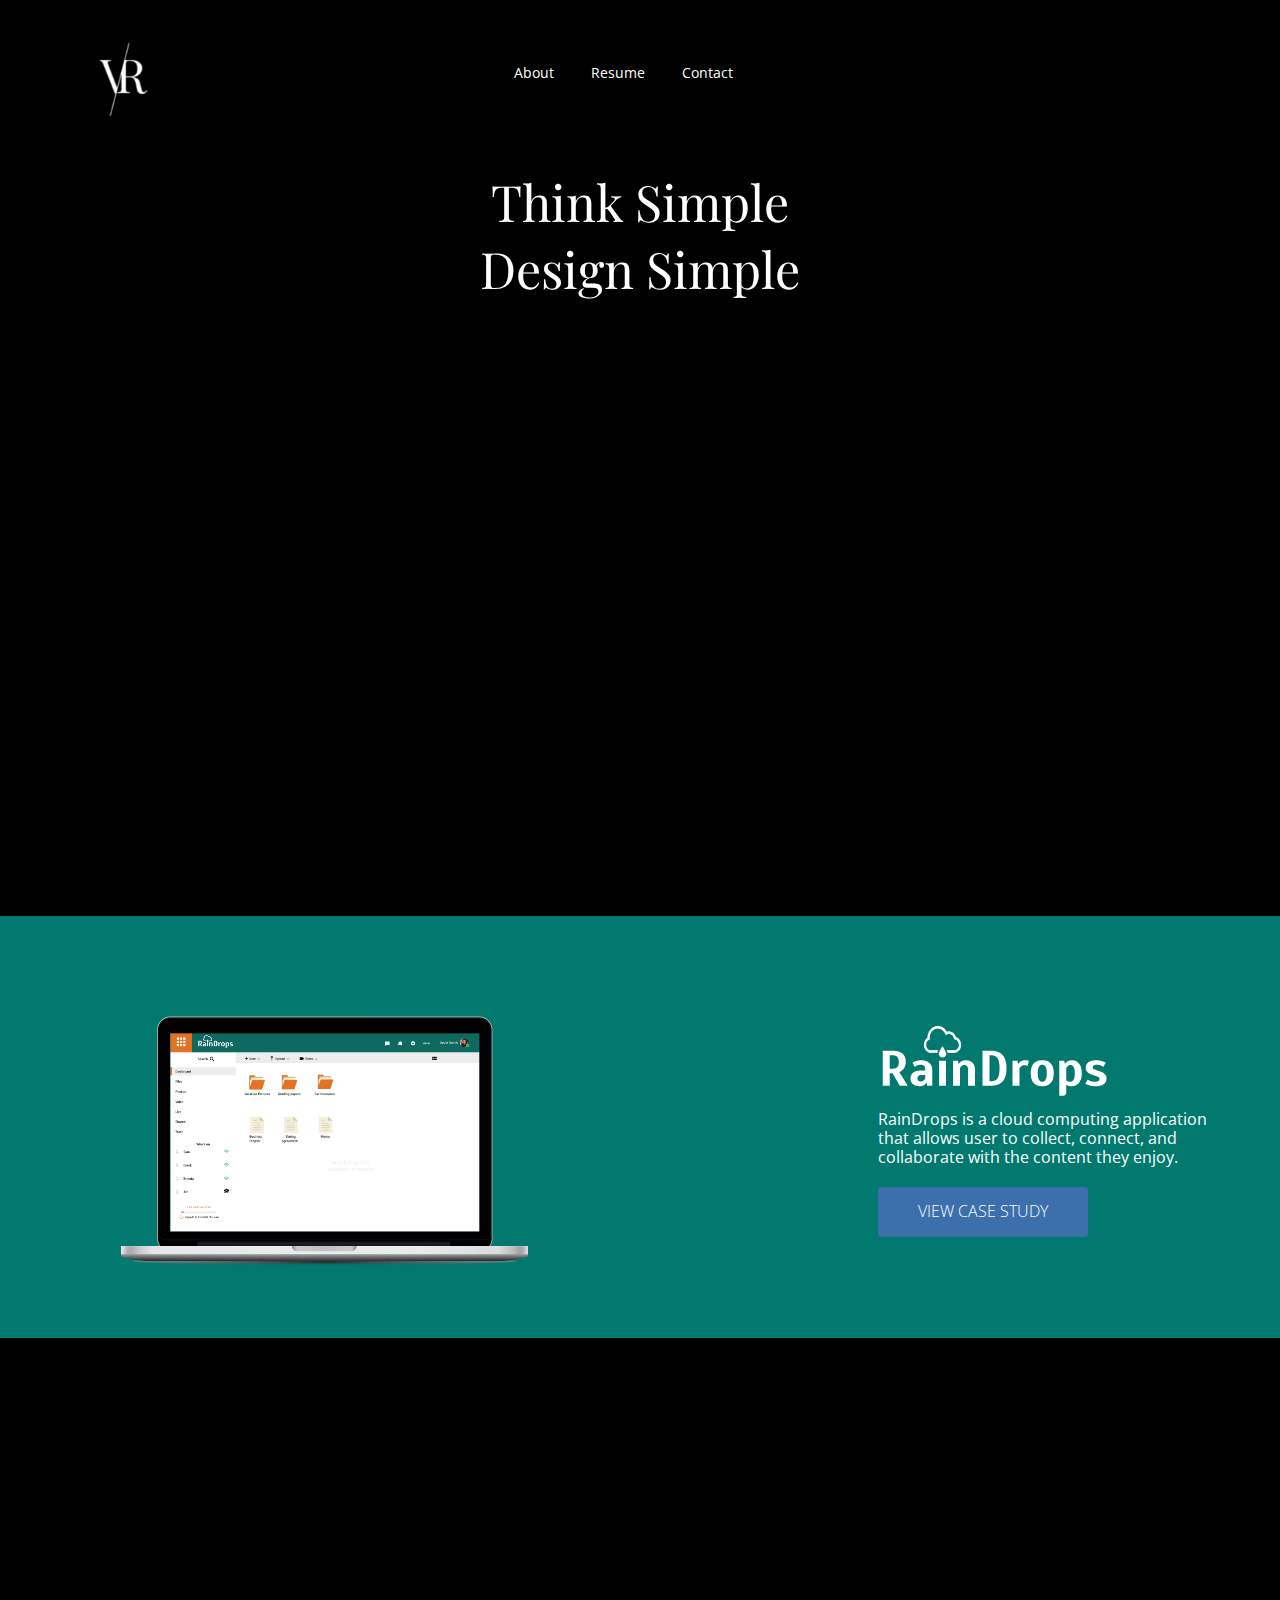
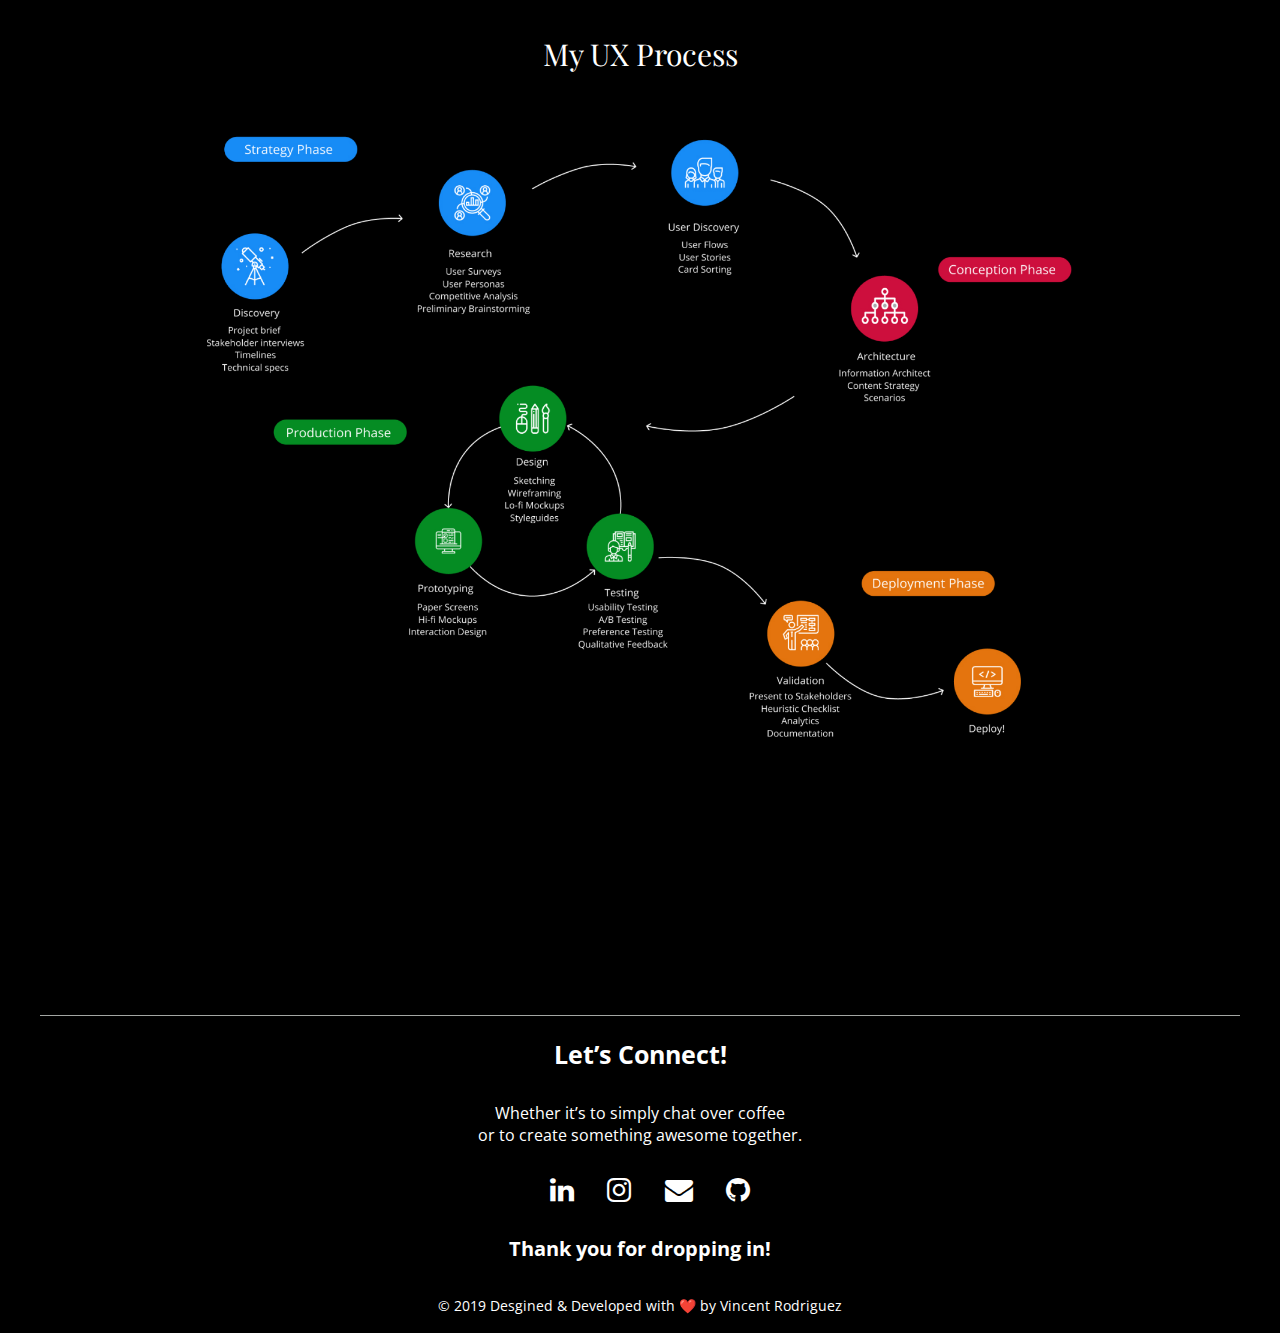
<file: index.html>
<!DOCTYPE html>
<html>
  <head>
    <!-- Global site tag (gtag.js) - Google Analytics -->
<script async src="https://www.googletagmanager.com/gtag/js?id=UA-134788244-1"></script>
<script>
  window.dataLayer = window.dataLayer || [];
  function gtag(){dataLayer.push(arguments);}
  gtag('js', new Date());
  gtag('config', 'UA-134788244-1');
</script>
    <meta charset="utf-8">
    <link rel="shortcut icon" href="images/favicon.ico"/>
    <title>Vince Rodriguez|Designer</title>
    <link rel="stylesheet" href="css/reset.css">
    <link rel="stylesheet" href="css/style.css">
    <link rel="stylesheet" href="https://cdnjs.cloudflare.com/ajax/libs/font-awesome/4.7.0/css/font-awesome.min.css">
    <link href="https://fonts.googleapis.com/css?family=Open+Sans|Playfair+Display|Raleway|Yellowtail" rel="stylesheet">
  </head>
  <body>
    <div class="head-unit">
    <div class="wrapper">
    <!-- Navigation Bar -->
    <header class="header">
     <div class="navbar">
     <div class="logo">
       <a href="index.html">
       <img src="images/logo.png" alt="VR logo" height="120" width="120"/>
      </a>
     </div>
    <!--Navigation Tools -->
      <nav class="index-section-navbar">
        <ul>
          <li>
            <a href="http://www.varuxdesign.com/aboutme.html" class="item">About</a>
          </li>
          <li>
            <a href="resume/v.rodriguezresume.pdf"  target="_blank" class="item">Resume</a>
          </li>
          <li>
            <a href="#contacts" class="item">Contact</a>
          </li>
          </ul>
        </nav>
      </div>
     </header>
    <!-- Hero Content -->
     <div class="hero section">
      <div class="container">
        <div class="lines">
        <div class="greeting">
        <h1>
          <b>Think Simple
            <br>
            Design Simple</b>
        </h1>
      </div>
    <!-- hero image -->
      <div class="laptop">
      <div class="box fade-in">
        <div class="welcome">
        <h2 class="welcome-text">
         I’m Vincent, a gritty UXer from <span>Los Angeles</span>,
         <br>
         who keeps the user in mind to deliver simplistic clean design
        </h2>
        </div>
        <img src="images/laptop.png" alt="hero image" width="994" height="494"/>
        <p>Explore</p>
        <a href="#work">
        <i class="fa-arrow fa fa-angle-down fa-2x"></i>
        </a>
       </div>
       </div>
        </div>
       </div>
      </div>
    </div>
    <!-- bloc projects below -->
    <a id="work"></a>
    <section class="projectraindrop">
      <div class="section-case-study section-pine">
        <div class="container-raindrops">
          <div class="content-case-study">
        <img src="images/raindropsskin.png" alt="case study image" class="case-study-image" width="408" height="250">
        <div class="text-area">
        <img src="images/raindrops.png" alt="case study title" class="case-study-heading">
         <p>
          RainDrops is a cloud computing application
          <br>
          that allows user to collect, connect, and
          <br>
          collaborate with the content they enjoy.
        </p>
        <div class="cta">
        <a href="project.html" class="btn btn-blue section_btn">View Case Study</a>
      </div>
      </div>
          </div>
        </div>
      </div>
    </section>
    <!-- image of my process below -->
      <div class="myprocess">
        <div class="container">
        <div id="process">
            <img src="images/myprocess.png" alt="ux process" width="894" height="754"/>
            <h2 class="process-heading">My UX Process</h2>
        </div>
       </div>
      </div>
    <!-- Footer -->
    <footer class="contact-section">
      <div class="container-footer">
        <div class="content-footer">
        <div class="contact-title">
         <hr>
          <h6 class="connect">
            Let’s Connect!
          </h6>
        </div>
        <div class="contact-content">
          <p>
          Whether it’s to simply chat over coffee
          <br>
          or to create something awesome together.
        </p>
      </div>
    <!-- social media icons -->
      <div class="socialicons"><a id="contacts"></a>
        <ul>
          <li>
            <a href="https://www.linkedin.com/in/vincentarodriguez/" target="_blank">
             <i style="color:white" class="fa fa-linkedin fa-2x" aria-hidden="true"></i>
            </a>
           </li>
          <li>
            <a href="https://www.instagram.com/var89/" target="_blank">
            <i style="color:white" class="fa fa-instagram fa-2x" aria-hidden="true"></i>
            </a>
          </li>
          <li>
            <a href="mailto:vincerodriguez13@gmail.com" target="_blank">
            <i style="color:white" class="fa fa-envelope fa-2x" aria-hidden="true"></i>
            </a>
          </li>
          <li>
            <a href="https://github.com/vince6" target="_blank">
            <i style="color:white" class="fa fa-github fa-2x" target="_blank" aria-hidden="true"></i>
            </a>
          </li>
        </ul>
      </div>
    <!-- Thank you message -->
      <h6 class="ending">
      Thank you for dropping in!
     </h6>
    <!-- Copyright -->
        <p class="copyright"> © 2019 Desgined & Developed with ❤️
        by Vincent Rodriguez
       </p>
      </div>
     </div>
   </footer>
  </div>
 </body>
</html>
</file>
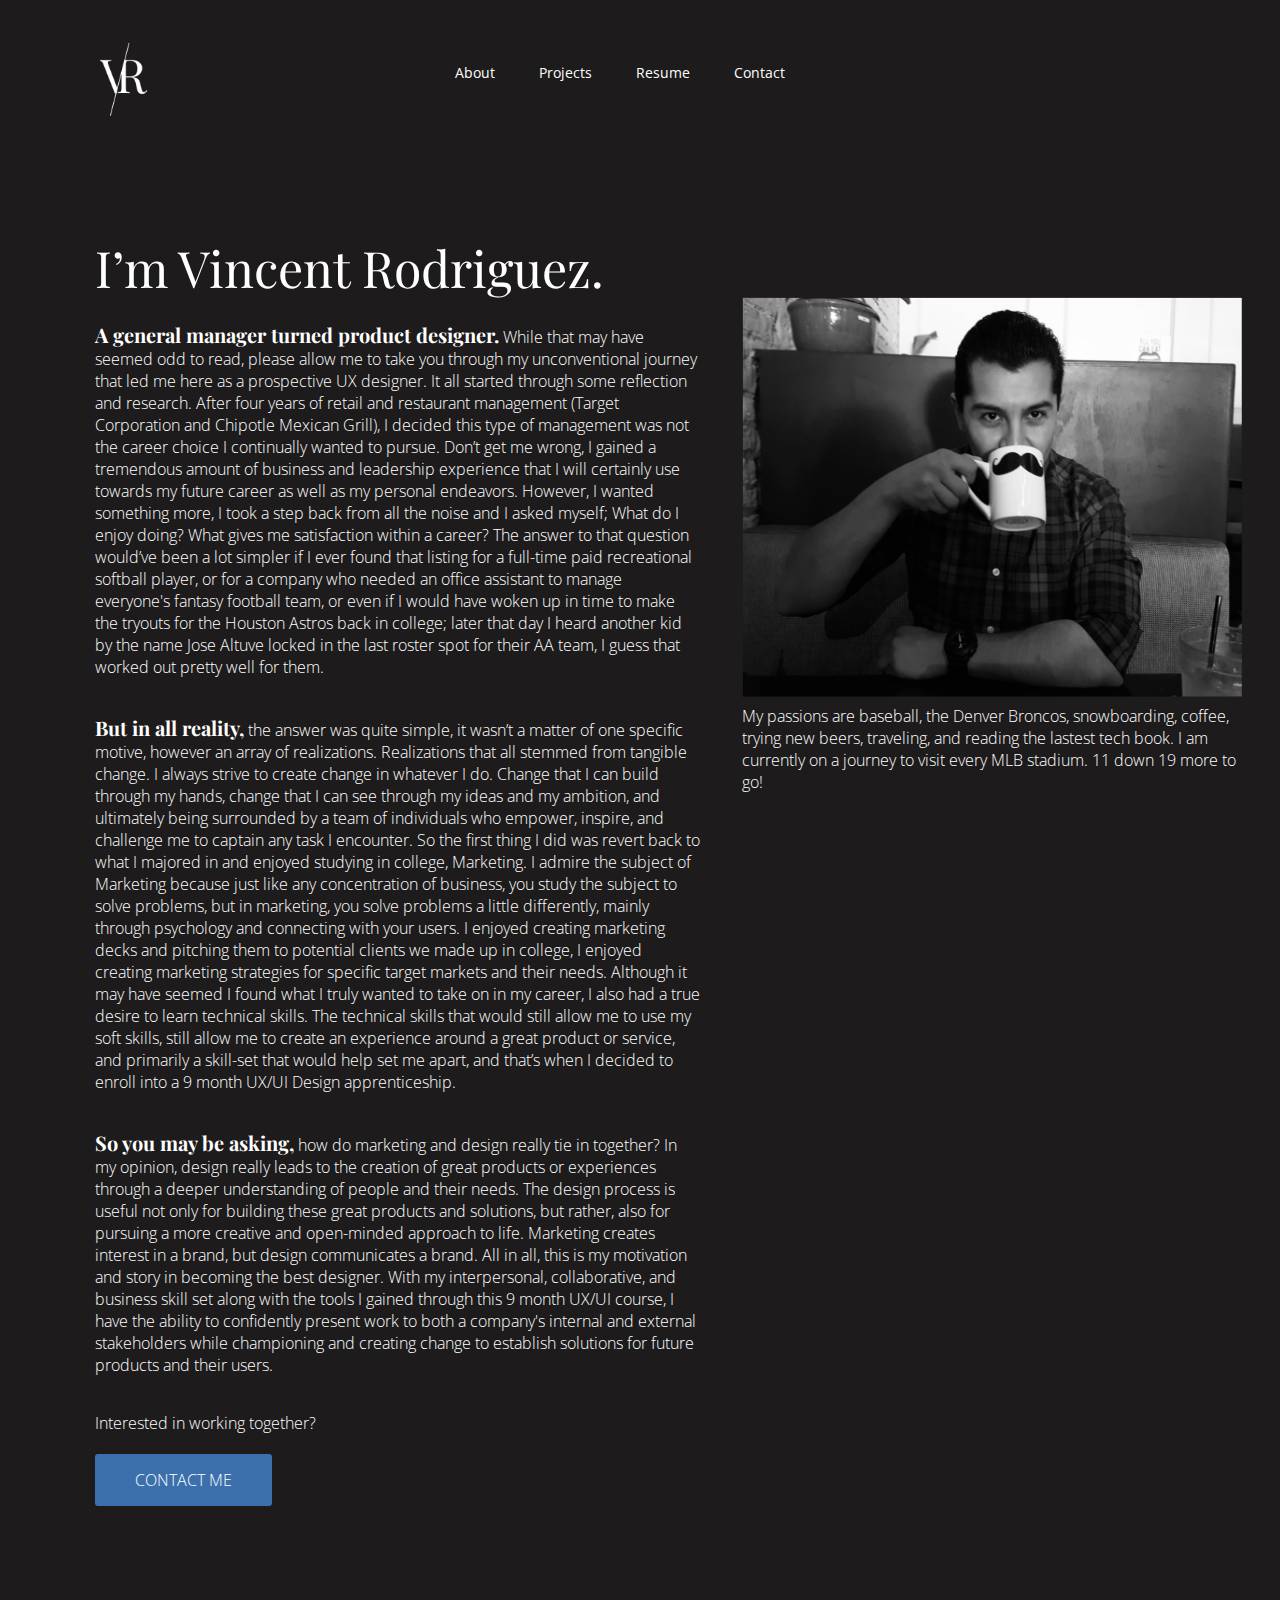
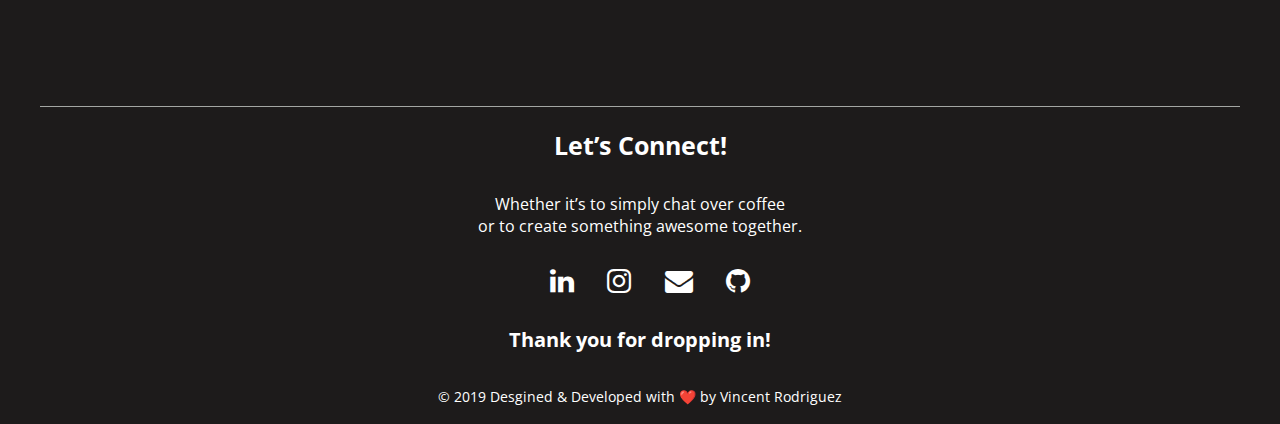
<file: aboutme.html>
<!DOCTYPE HTML>
<html>
<head>
  <!-- Global site tag (gtag.js) - Google Analytics -->
<script async src="https://www.googletagmanager.com/gtag/js?id=UA-134788244-1"></script>
<script>
  window.dataLayer = window.dataLayer || [];
  function gtag(){dataLayer.push(arguments);}
  gtag('js', new Date());
  gtag('config', 'UA-134788244-1');
</script>
  <meta charset="utf-8">
  <title>Vince Rodriguez|About me</title>
  <link rel="shortcut icon" href="images/favicon.ico"/>
  <link rel="stylesheet" href="css/reset.css">
  <link rel="stylesheet" href="css/style.css">
  <link rel="stylesheet" href="https://cdnjs.cloudflare.com/ajax/libs/font-awesome/4.7.0/css/font-awesome.min.css">
  <link href="https://fonts.googleapis.com/css?family=Open+Sans|Playfair+Display" rel="stylesheet">
</head>
<body id="page1">
    <header class="header">
     <div class="navbar">
       <div class="charlogo">
      <a href="index.html">
       <img src="images/charlogo.png" alt="VR logo" height="120" width="120">
      </a>
      </div>
    <!--Navigation Tools -->
      <nav class= "section-navbar">
        <ul>
          <li>
            <a href="http://www.varuxdesign.com/aboutme.html" class="item">About</a>
          </li>
          <li>
            <a href="index.html" class="item">Projects</a>
          </li>
          <li>
            <a href="resume/v.rodriguezresume.pdf" target="_blank" class="item">Resume</a>
          </li>
          <li>
            <a href="#contacts" class="item">Contact</a>
          </ul>
        </nav>
      </div>
     </header>
  <!-- About Me -->
     <section class="about-me intro-black">
       <div class="aboutme-content">
         <div class="aboutme-inner">
           <div class="aboutme-section">
             <h1>I’m Vincent Rodriguez.</h1>
             <p>
               <b>A general manager turned product designer.</b>
              While that may have seemed odd to read, please allow me to take you
              through my unconventional journey that led me here as a prospective
              UX designer. It all started through some reflection and research.
              After four years of retail and restaurant management
              (Target Corporation and Chipotle Mexican Grill), I decided this
              type of management was not the career choice I continually wanted
              to pursue. Don’t get me wrong, I gained a tremendous amount of business
              and leadership experience that I will certainly use towards my
              future career as well as my personal endeavors. However, I wanted
              something more, I took a step back from all the noise and I asked
              myself; What do I enjoy doing? What gives me satisfaction within a career?
              The answer to that question would’ve been a lot simpler  if I ever
              found that listing for a full-time paid recreational softball player,
              or for a company who needed an office assistant to manage everyone's
              fantasy football team, or even if I would have woken up in time to
              make the tryouts for the Houston Astros back in college; later that
              day I heard another kid by the name Jose Altuve locked in the last
              roster spot for their AA team, I guess that worked out pretty well for them.
             </p>
             <br>
             <br>
             <p>
               <b>But in all reality,</b>
               the answer was quite simple, it wasn’t a matter of one specific motive,
               however an array of realizations. Realizations that all stemmed from
               tangible change. I always strive to create change in whatever I do.
               Change that I can build through my hands, change that I can see through
               my ideas and my ambition, and ultimately being surrounded by a team
               of individuals who empower, inspire, and challenge me to captain any
               task I encounter. So the first thing I did was revert back to what
               I majored in and enjoyed studying in college, Marketing. I admire
               the subject of Marketing because just like any concentration of
               business, you study the subject to solve problems, but in marketing,
               you solve problems a little differently, mainly through psychology
               and connecting with your users. I enjoyed creating marketing decks
               and pitching them to potential clients we made up in college,
               I enjoyed creating marketing strategies for specific target markets
                and their needs. Although it may have seemed I found what I truly
                wanted to take on in my career, I also had a true desire to learn
                technical skills. The technical skills that would still allow me
                to use my soft skills, still allow me to create an experience around
                a great product or service, and primarily a skill-set that would help
                set me apart, and that’s when I decided to enroll into a 9 month
                UX/UI Design apprenticeship.
            </p>
            <br>
            <br>
            <p>
              <b>So you may be asking,</b>
              how do marketing and design really tie in together? In my opinion,
              design really leads to the creation of great products or experiences
              through a deeper understanding of people and their needs. The design
              process is useful not only for building these great products and solutions,
              but rather, also for pursuing a more creative and open-minded approach
              to life. Marketing creates interest in a brand, but design communicates a brand.
              All in all, this is my motivation and story in becoming the best designer.
              With my interpersonal, collaborative, and business skill set along
              with the tools I gained through this 9 month UX/UI course, I have
              the ability to confidently present work to both a company's internal
              and external stakeholders while championing and creating change to
              establish solutions for future products and their users.
            </p>
            <br>
            <br>
            <p> Interested in working together?</p>
            <div class="contact-me">
              <a href="mailto:vincerodriguez13@gmail.com" class="btn btn-blue section_btn">Contact Me</a>
            </div>
            </div>
          <aside class="about-me-pic">
            <img src="images/me.png" alt="">
            <div class="interest">
              <p>
                My passions are baseball, the Denver Broncos, snowboarding,
                coffee, trying new beers, traveling, and reading the lastest
                tech book. I am currently on a journey to visit every MLB stadium.
                11 down 19 more to go!
              </p>
            </div>
          </aside>
        </div>
      </div>
    </section>
    <!-- Footer -->
    <footer class="contact-section">
      <div class="container-footer">
        <div class="content-footer">
        <div class="contact-title">
         <hr>
          <h6 class="connect">
            Let’s Connect!
          </h6>
        </div>
        <div class="contact-content">
          <p>
          Whether it’s to simply chat over coffee
          <br>
          or to create something awesome together.
        </p>
      </div>
    <!-- social media icons -->
      <div class="socialicons"><a id="contacts"></a>
        <ul>
          <li>
            <a href="https://www.linkedin.com/in/vincentarodriguez/" target="_blank" >
             <i style="color:white" class="fa fa-linkedin fa-2x" aria-hidden="true"></i>
            </a>
           </li>
          <li>
            <a href="https://www.instagram.com/var89/" target="_blank" >
            <i style="color:white" class="fa fa-instagram fa-2x" aria-hidden="true"></i>
            </a>
          </li>
          <li>
            <a href="mailto:vincerodriguez13@gmail.com">
            <i style="color:white" class="fa fa-envelope fa-2x" aria-hidden="true"></i>
            </a>
          </li>
          <li>
            <a href="https://github.com/vince6" target="_blank" >
            <i style="color:white" class="fa fa-github fa-2x" aria-hidden="true"></i>
            </a>
          </li>
        </ul>
      </div>
    <!-- Thank you message -->
      <h6 class="ending">
      Thank you for dropping in!
     </h6>
    <!-- Copyright -->
        <p class="copyright"> © 2019 Desgined & Developed with ❤️
        by Vincent Rodriguez
       </p>
      </div>
     </div>
   </footer>
</body>
</html>
</file>
<file: css/style.css>
* {
  box-sizing: border-box;
}

/*** Basic Elements ***/

.wrapper {
  position: relative;
  overflow: hidden;
}

.section-grey {
  background-color: #F5F4F4;
  color: #000000;
}

body{
  background-color: #000000;
  color: #FFFFFF;
}
body#page1{
  background-color: #1D1B1B;
}

.header {
  font-family:'Open Sans', sans-serif;
}
.wrapper1{
    min-height: 100vh;
    position: relative;
    overflow: hidden;
}

.section-navbar li {
  display: inline;
  margin-right:40px;
}
.section-navbar ul {
  text-align: center;
  width: 100%;
  position: absolute;
  top: 0;
  padding-top:5%;
}

.index-section-navbar li {
  display: inline;
  width: 33%;
  margin-right:33px;
}

.index-section-navbar ul {
  text-align: center;
  width: 100%;
  position: absolute;
  top: 0;
  padding-top:5%;
}


.logo {
  padding-left:60px;
  padding-top: 20px;
}

.charlogo {
  padding-left: 60px;
  padding-top: 20px;
}

.navbar2 {
  background-color: #1D1B1B;
}

/*** Typograpghy ***/

h1 {
  font-family:'Playfair Display', serif;
  font-size: 50px;
  text-align: center;
  margin-top: 2%;
  line-height: normal;
}

.intro-inner h2 {
  font-family:'Open Sans', sans-serif;
  font-size: 40px;
  text-align: center;
  line-height: normal;
  padding-top: 30px;
}

.intro-inner p {
  font-size: 20px;
  text-align: center;
  line-height: normal;
  padding-top: 25px;
}

.greeting {
  text-align: center;
  font-weight: normal;
}
.welcome h2 {
  font-family:'Open Sans', sans-serif;
  font-size: 18px;
  text-align: center;
  padding-top: 60px;
  line-height: normal;
}

.welcome-text span {
  font-family: 'Yellowtail', cursive;
  font-size: 30px;
  padding-left: 8px;
}
.ending, .contact-title {
  font-family:'Open Sans', sans-serif;
  font-size: 20px;
  font-weight: bold;
  text-align: center;
}
.process-heading {
  font-family:'Playfair Display', serif;
  font-size: 30px;
}

.contact-content{
  text-align: center;
}

p {
  font-family:'Open Sans', sans-serif;
  font-size: 16px;
}

ul a {
text-decoration: none;
color:#FFFFFF;
font-size: 14px;
}

.item {
  font-size: 14px;
}
.item:hover {
  color: #FFFFFF;
  text-decoration: underline;
}

/*** Casestudy elements ***/

.section-text {
  text-align: center;
  position: relative;
}
.sections {
    display: flex;
    justify-content: center;
    height: 500px;
    line-height: normal;
  }

.section-text ul {
  font-family: 'Open Sans', sans-serif;
  font-size: 18px;
  list-style-type: none;
  letter-spacing: -0.034em;
  margin-bottom: 10px;
}

.section-titles{
  font-family: 'Open Sans', sans-serif;
  font-weight: bold;
  font-size: 28px;
  text-decoration: line-through;
  letter-spacing: -0.03em;
  padding-bottom: 5px;
  margin-bottom: 15px;
  position: relative;
  padding-top: 20px;
}

.section-headers {
  font-family: 'Open Sans', sans-serif;
  font-weight: bolder;
  font-size:40px;
  text-align: center;
  position: relative;
}

.section-subheaders {
  padding-top: 35px;
  text-align: center;
}


.inner-section {
  padding-top: 60px;
}



.summary-section {
  font-family: 'Open Sans', sans-serif;
  font-size: 20px;
  margin: auto;
  padding-top: 40px;
  display: block;
  line-height: normal;
  height: 400px;
  width: 800px;
}

.summary-section p {
  padding-top: 20px;
}


.problem-solution-challenge {
  height: 1050px;
}

 .section-body p{
  width: 500px;
  text-align: center;
  margin:0 auto;
}

.content-section {
  font-family: "Open Sans", sans-serif;
  font-size:16px;
  display: block;
  text-align: center;
  line-height: normal;
  margin: auto;
}

.content-section, .three-section, h4 {
  font-family: 'Open Sans', sans-serif;
  font-size: 28px;
}
.section-subtitle  {
  font-weight: bold;
}

.three-section {
  margin-left: 18%;
 line-height: normal;
  width: 900px;
}

.three-section i {
  font-style: italic;
  font-weight: bold;
  font-size: 18px;
  text-align: center;
}

.three-section p {
  text-align: center;
  padding-top: 50px;
}


.challenge-section ul {
  -webkit-column-count: 3;
    -moz-column-count: 3;
    column-count: 3;

    -webkit-column-gap: 60px;
  -moz-column-gap: 60px;
  column-gap: 60px;
}

.alt--white {
  background-color: #FFFFFF;
  color: #000000;
}

.research-discovery p {
  padding-top: 20px;
  line-height: normal;
}

.research-discovery {
  height: 600px;
}

.discovery {
padding-top: 70px;
}
.discovery h3 {
  padding-top: 30px;
}

.magnify {
  padding-top: 80px;
  font-family: 'Open Sans', sans-serif;
  font-size: 20px;
  margin: auto;
  display: block;
  line-height: normal;
}

.survey-section-body {
  height:745px;
  width:1439px;
}

.survey-content p {
  font-family: "Open Sans", sans-serif;
  font-size:20px;
  text-align: center;
  line-height: normal;
}

.survey-content strong {
  font-weight: bold;
  font-size: 30px;
}

.survey-content ul {
  padding-top: 223px;
  padding-left: 60px;
  -webkit-column-count: 4;
    -moz-column-count: 4;
    column-count: 4;
}

.survey-content li {
  width:273px;
  height:239px;
}

.profile-personas header {
  padding-top: 60px;
}

.profile-personas, .section-body p {
  padding-top: 20px;
  line-height: normal;

}

.profiles {
  height:985px;
  padding-top: 180px;
  padding-bottom: 79px;
  padding-right: 75px;
  display:flex;
  width: 100%;

}

.profile-avatar {
  margin-bottom: 70px;
    max-width: 150px;
  margin: 0 auto 10px;
}

.profile {
  position: relative;
  padding: 0 50px;
  color: #000;
}

.profile-heading {
  font-size: 16px;
  font-weight: 400;
  margin-bottom: 19px;
  text-align: center;
}

.profile-position{
  font-family: "Open Sans", sans-serif;
  font-size: 18px;
  padding-top: 10px;
  line-height:1.65;
}

.profile-name {
  font-family: "Open Sans", sans-serif;
  font-size:30px;
  font-weight:200;
  line-height: normal;
}
.profile-body h6 {
  font-family: "Open Sans", sans-serif;
  font-size: 16px;
  font-weight: bold;
  letter-spacing: -0.034em;
  margin-bottom: 7px;
  line-height: 1;
  text-align: center;
  margin-top: 28px;
}

.profile-body {
  line-height:normal;
  margin-bottom: 0;
  text-align: left;
  height:616px;
  width:163;
}

.conclusion {
  height:250px;
  width: 1440px;
}

.conclusion p {
  text-align: left;
  width:916.24px;
  height: 155px;
  font-family: "Open Sans", sans-serif;
  font-size: 25px;
  font-weight: 300;
  line-height: normal;
  margin: 0 auto;
  padding-top: 40px;
}

.competitive-analysis-content {
  display: block;
  height:956px;
}

.competitive-analysis-content h4 {
  padding-top: 20px;
}

.side-images-section {
  padding-left: 220px;
  padding-top: 180px;
  width: 250px;
}

.competitve-section {
width: 500px;
height: 500px;
position: relative;
bottom: 20px;
margin: auto;
top:-500px;
left:18%;
}

.competitve-text {
  font-family: "Open Sans", sans-serif;
  line-height: normal;
  font-size: 20px;
}

.section-sentence {
  font-family: "Open Sans", sans-serif;
  font-weight: bold;
  font-size: 30px;
}

.information {
  height: 1685px;
}

.information-body header {
  padding-top: 30px;
  }

.information-body p {
  font-family: 'Open Sans', sans-serif;
  font-size: 18px;
  margin: auto;
  display: block;
  line-height: normal;
  padding-top: 20px;
}

.book {
padding-top: 100px;
margin: auto;
}

.book h4 {
  padding-top: 15px;
}

.flows {
  margin: 0 auto;
  padding-left: 300px;
  padding-top: 200px;
}

.branding-body {
  height: 1440px;
}

.branding-body p {
  font-family: 'Open Sans', sans-serif;
  font-size: 18px;
  margin: auto;
  display: block;
  line-height: normal;
  padding-top: 20px;
  height: 200px;
  width: 800px;
}

.branding-body h3 {
  padding-top: 15px;
}

.branding-body header {
  padding-top: 50px;
}

.section-content{
   padding-top: 100px;
  margin-left: 125px;
}

.wireframe-body p {
  font-family: 'Open Sans', sans-serif;
  font-size: 18px;
  margin: auto;
  display: block;
  line-height: normal;
  height: 200px;
  width: 800px;
}

.wireframe-body h4 {
  padding-top: 15px;
}

.prototypes {
  width: 1440px;
  height: 1009px;
}
.protoype-image {
  padding-top: 150px;
 margin-left: 50px;
}

.interactive-visual-design {
  height: 2450px;
}

.header-body p {
  font-family: 'Open Sans', sans-serif;
  font-size: 18px;
  margin: auto;
  text-align: center;
  display: block;
  line-height: normal;
  padding-top: 25px;
  width: 800px;
  height: 200px;
}

.interactive-visual-design header {
  padding-top: 50px;
}

.hi-fi {
  padding-top: 80px;
}

.side-images {
  margin-left: 50px;
}

.dashboard-body {
  width: 500px;
  position: relative;
  bottom: 20px;
  left:58%;
  top:-450px;
}

.dashboard-body h4 {
  font-family: 'Open Sans', sans-serif;
  font-size: 40px;
  font-weight: bolder;
}

.dashboard-body p {
  font-family: 'Open Sans', sans-serif;
  font-size: 20px;
  line-height: normal;
  padding-top: 25px;
}

.usability-testing {
  height: 1048px;
}

.inner-shell-images {
  margin-left: 235px;
  padding-top: 80px;
}

.inner-usability-shell {
  height: 560px;
}

.usability-shell header {
  padding-top: 100px;
}

.usability-shell h4 {
  padding-top:20px;
}

.conclusion-content header {
  text-align: center;
  padding-top:20px;
}

.conclusion-btn{
  padding-bottom:30px;
}

.conclusion-content h4 {
  padding-top: 20px;
}

.conclusion2 {
  height:1570px;
}

.conclusion-header p {
  font-family: 'Open Sans', sans-serif;
  font-size: 30px;
  padding-top: 70px;
}

.conclusion-end p {
  width: 600px;
  padding-top: 60px;
  font-size: 20px;
  font font-family:'Open Sans', sans-serif;
  line-height: normal;
}


.conclusion-end p {
  width: 500px;
  text-align: center;
  font-family: 'Open Sans', sans-serif;
  font-size: 20px;
  line-height: normal;
  margin:0 auto;

}

.conclusion-content,.rrrrr  {
  text-align: center;
  font-family: 'Open Sans', sans-serif;
  font-size: 30px;
  padding-top: 60px;
}

.colums, .case {
  padding-top: 80px;
}


.mid-section p {
  font-size: 18px;
  font-weight: bold;
  text-decoration: underline;
  padding-bottom: 5px;
}

.first-section {
  padding-right: 50px;
}

.third-section {
  padding-left: 50px;
}

/*** About Me ***/

.about-me {
    min-height: 100vh;
    display: flex;
    width: 1300px;
}

.aboutme-section {
  width:700px;
  font-weight: 100;
  padding-top: 70px;
  padding-left: 95px;
  line-height: normal;
}



.aboutme-section h1 {
  text-align: left;
  padding-bottom:20px;
  padding-top: 10px;
}

.aboutme-section b {
  font-family: 'Playfair Display', serif;
  font-size: 20px;
  font-weight: bold;
}

.about-me-pic img {
  width:500px;
  height: 400px;
}

.about-me-pic {
position: absolute;
  top:33%;
  left: 58%;
}

.interest p {
  padding-top: 5px;
  width:500px;
  font-size: 16px;
  font-weight: 100;
  text-align: left;
  line-height: normal;
}


/*** Hero Image ***/

@-webkit-keyframes fadeIn {from {
  opacity:0;} to { opacity:1;} }
@-moz-keyframes fadeIn { from {
  opacity:0} to { opacity:1; } }
@keyframes fadeIn { from{ opacity:0;}
to {opacity:1; } }

.fade-in {
opacity:0;
 -webkit-animation:fadeIn ease-in 1;
 -moz-animation:fadeIn ease-in 1;
 animation:fadeIn ease-in 1;

 -webkit-animation-fill-mode:forwards;
 -moz-animation-fill-mode:forwards;
 animation-fill-mode:forwards;

 -webkit-animation-duration:1s;
 -moz-animation-duration:1s;
 animation-duration:1s;
}

.fade-in {
  -webkit-animation-delay: 0.5s;
  -moz-animation-delay: 0.5s;
  animation-delay: 0.5s;
}
.laptop {
  position: relative;
  text-align: center;
}

.box p {
  font-family:'Raleway', sans-serif;
  font-size: 16px;
  text-align: center;
  position: absolute;
  bottom:0;
  left:51%;
  transform: translate(-50%, -50%);
}


.fa-arrow {
  position:absolute;
  text-align: center;
  bottom:-5%;
  left:50%
}

.fa {
  color: white;
}

.box{
  display: block;
  width: 994px;
  height: 494px;
  position: relative;
  margin-left: auto;
  margin-right: auto;
  bottom:40px;
}

/*** RainDrops Project Intro ***/

.biglaptop {
  display: block;
  margin-left: auto;
  margin-right: auto;
  position: relative;
  top:80px;
}

.intro-inner a {
  position: absolute;
    left: 43%;
}

.raindropheadline {
  display: block;
  margin-left: auto;
  margin-right: auto;
  position: relative;
  top:20px;
  margin-top:0;
}

.projectraindrop {
  padding-bottom: 10%;
}

.section-pine {
  background-color: #01796F;
  width: 1440px;
  height: 422px;
}

.container-raindrops {
  margin-top: 120px;
  margin-bottom: 120px;
}


.content-case-study{
  align-items: center;
  display: flex;
}

.text-area {
  padding-left: 350px;
  margin-top: 80px;
  line-height: 1.2em;
}

.case-study-image {
  right: 30px;
  margin-left:120px;
  margin-top: 100px;
}

.btn-blue {
  color: #FFFFFF;
  background: #3C70AD;
}

.btn {
  vertical-align: middle;
    text-align: center;
    text-decoration: none;
    cursor: pointer;
    font-family: 'Open Sans', sans-serif;
    font-weight: 300;
    font-size: 16px;
    color: #fff;
    display: inline-block;
    text-transform: uppercase;
    border-radius: 3px;
    padding: 15px 40px;
    margin-top: 20px;
    -webkit-appearance: none;
}

.intro-black {
  background-color: #1D1B1B;
}

/*** Process Center ***/


#process {
  text-align: center;
  position: relative;
  padding-top: 12%;
  padding-bottom: 3%;
}

.process-heading {
  position: absolute;
  bottom: 77%;
  left: 50%;
  transform: translate(-50%, -50%);
}


/*** Footer ***/


hr {
  margin-top: 3rem;
  margin-bottom: 3.5rem;
  border-width: 0;
  border-top: 1px solid #a3a6a3;
  width: 1200px;
  text-align: center;
}

footer {
padding-top: 8%;
padding-bottom: 20px;

}
.contact-title {
 padding-top: 50px;
}

.container-footer {
  position: relative;
  padding-left: 20px;
  padding-right: 20px;
  margin:auto;

}

.connect {
 font-size: 25px;
 padding-bottom:50px;
 margin-top: -30px;
}

.contact-content {
  font-size: 18px;
  padding-bottom:70px;
  margin-top: -15px;
  line-height: normal;
}

.socialicons {
  padding-left: 50px;
}

.socialicons li {
  display: inline;
  margin-right: 30px;
}

.socialicons ul {
  text-align: center;
  position: relative;
  bottom:40px;
}

.ending {
  font-size: 20px;
  padding-bottom:20px;
  margin-top: -5px;
}
.copyright {
  padding-top: 20px;
  font-size: 14px;
  text-align: center;
}


/*** Tablet Media Queries ***/

/* Home Page */

@media screen and (max-width:1370px){
  .section-navbar ul  {
    display:block;margin:0 auto;

  }
}

@media screen and (max-width:1024px) {
  .index-section-navbar ul  {
    display: inline;
    margin: 0 auto;
    text-align: center;
    margin-right: 50px;
    padding-top: 70px;
}
  .section-navbar ul  {
    display:block;margin:0 auto;
}
   .logo, .charlogo {
     padding-left: 20px;
  }
  .section-pine {
    background-color: #01796F;
    width: 1024px;
    height: 422px;
  }
.projectraindrop{
  padding-bottom: 0;
  height: 620px;
}
  .text-area {
    position: absolute;
    right:5%;
    margin-top: 40px;
    line-height: 1.2em;
    }
  .case-study-image {
    margin-left:60px;
    margin-top: 100px;
}
  #process {
    text-align: center;
    position: relative;
    padding-top: 30%;
    padding-bottom: 3%;
}
  .process-heading{
    position: absolute;
    bottom: 70%;
    left: 50%;
    transform: translate(-50%, -50%);
  }
  hr {
    margin-top: 3rem;
    margin-bottom: 3.5rem;
    border-width: 0;
    border-top: 1px solid #a3a6a3;
    width: 900px;
    text-align: center;
  }
}

/* About me */

@media screen and (max-width:1024px){
  .about-me {
      min-height: 100vh;
      display: flex;
      width: 1024px;
}
  .aboutme-section h1 {
    font-size: 40px;
  }
  .aboutme-section {
    width:560px;
    font-weight: 100;
    padding-left: 50px;
    padding-top: 70px;
    line-height: normal;
}
  .section-navbar ul  {
    display: inline;
    margin: 0 auto;
    text-align: center;
    margin-right: 50px;
    padding-top: 70px;
}
  .about-me-pic img {
    width:400px;
    height: 300px;
  }

.about-me-pic {
position: absolute;
top:60%;
left: 60%;
}
  .interest p {
    padding-top: 5px;
    width:400px;
    font-size: 13px;
    font-weight: 100;
    text-align: left;
    line-height: normal;
  }
}

/* Case Study */

@media screen and (max-width:1024px){
  #page2 {
      min-height: 100vh;
      width: 1024px;
}
  .biglaptop {
      display:block;margin:0 auto;
      height:400px;
      width:700px;
  }
  .three-section {
    margin: 0 auto;
  }
  .survey-section-body {
    width: 1024px;
    height: 575px;
  }
  .survey-content ul {
    padding-top: 223px;
    padding-left: 20px;
  }
  .survey-content li {
    width:173px;
    height:239px;
  }
  .survey-content p {
    font-family: "Open Sans", sans-serif;
    font-size:15px;
    text-align: center;
    line-height: normal;
  }
  .survey-content strong {
      font-weight: bold;
      font-size: 20px;
    }
  .profiles {
    padding-top: 100px;
  }
  .conclusion {
    width:1024px;
    height: 200px;
  }
  .profile-body {
    text-align: center;
  }
  .conclusion p {
    font-size: 20px;
    margin: 0 auto;
    text-align: center;
  }
  .side-images-section {
    padding-left: 40px;
  }
  .competitve-section {
    top:-370px;
  }
  .flows {
    padding-left: 60px;
    width: 1024px;
    height: 1000px;
  }
  .branding-body {
    height: 1200px;
  }
  .section-content {
    margin-left: 40px;
  }
  .ideas-branding {
    width: 924px;
    height: 600px;

  }
  .prototypes {
    height: 900px;
    width: 1024px;
  }
  .wireframe-image {
    width: 924px;
    height: 600px;
  }
  .side-images {
    margin-left:20px;
    height: 300px;
  }
  .dashboard-body {
    width: 200px;
    position: relative;
    bottom: 20px;
    left: 66%;
    top: -300px;
    padding-top: 40px;
  }
  .dashboard-body h4 {
    font-size: 30px;
    text-align: center;
  }
  .dashboard-body p {
    font-size: 15px;
    text-align: center;
  }
  .inner-shell-images {
    margin: 0 auto;
    padding-top: 80px;
  }
  .conclusion2 {
  height:1540px;
  }
  .wrapper {
    height: 1000px;
    min-height: 1000px;
}
}

/*** Mobile Media Queries ***/

@media screen and (max-width:400px) {
  .index-section-navbar ul  {
    display: inline;
    margin: 0 auto;
    text-align: center;
    margin-right: 50px;
    padding-top: 70px;
}
  .section-navbar ul  {
    display:block;margin:0 auto;
    padding-left: 40px;
}
   .logo img {
        display: none;
}

  .wrapper {
    height: 700px;
    min-height: 700px;
    width: 400px;
  }

  .box{
  display: block;
  width: 400px;
  height: 594px;
  margin-left: auto;
  margin-right: auto;
  bottom:40px;
}

  .laptop img{
    text-align: center;
    width: 395px;
    height: 394px;
  }
  .welcome-text {
    font-size: 15px;
    text-align: center;
    padding-top: 50px;
    padding-left: 10px;
    line-height: normal;
    width: 380px;
  }
  .greeting h1 {
    font-size: 30px;
    padding-bottom: 20px;
    padding-top: 120px;
  }
  .welcome-text span {
    font-size: 20px;
    padding-left: 5px;
  }
  .section-pine {
    background-color: #01796F;
    width: 400px;
    height: 322px;
  }
  .section-case-study {
    width: 400px;
  }
  .projectraindrop{
    padding-bottom: 0;
    height: 322px;
  }
  .process-heading {
    font-size: 25px;
  }
  #process img {
    text-align: center;
    height:260px;
    width: 360px;
  }
  hr {
    margin-top: 3rem;
    margin-bottom: 3.5rem;
    border-width: 0;
    border-top: 1px solid #a3a6a3;
    width: 300px;
    text-align: center;
  }
  .copyright {
    width: 380px;
    text-align: center;
    font-size: 12px;
  }
  .case-study-image {
    display: none;
  }
  .text-area {
    text-align: center;
    padding-left: 50px;
    top: 158%;
  }

  .box p {
    font-family:'Raleway', sans-serif;
    font-size: 16px;
    text-align: center;
    position: absolute;
    bottom:25%;
    left:51%;
    transform: translate(-50%, -50%);
  }
  .fa-arrow {
    position:absolute;
    text-align: center;
    bottom: 22%;
    left:49%
  }

/** About me **/

.about-me-pic {
  position:relative;
  padding-top: 40px;
  padding-left: 10px;
      top:440%;
      left:10%;
}
.about-me-pic img {
  width:300px;
  height: 200px;
}
.charlogo img {
  display: none;
}

.about-me {
    min-height: 100vh;
    display: flex;
    width: 400px;
}

.aboutme-section h1 {
  padding-top: 80px;
  font-size: 30px;
}

.aboutme-section {
  width:360px;
  font-weight: 100;
  padding-left: 50px;
  padding-top: 70px;
  line-height: normal;
}

.aboume-section p {
  font-size: 15px;
}

.interest p {
  padding-top: 5px;
  width:310px;
  font-size: 13px;
  font-weight: 100;
  text-align: left;
  line-height: normal;
}

#page2 {
  width: 400px;
}

.raindropheadline {
  height:39.77px;
  width:138.75px;
}

.intro-inner h2 {
  font-size: 25px;
}

.intro-black {
  height: 600px;
}

.intro-inner p {
  width:326.2px;
  height:63.79px;
  font-size:15px;
  text-align:center;
  margin: 0 auto;
  padding-top: 80px;
}

.intro-inner {
  text-align: center;
}

.biglaptop {
  height:202px;
  width:315px;
  margin-top:160px;

}

.btn {
 bottom:10%;
}

.survey-section-body {
  width:400px;
  height: 375px;
}



}
</file>
